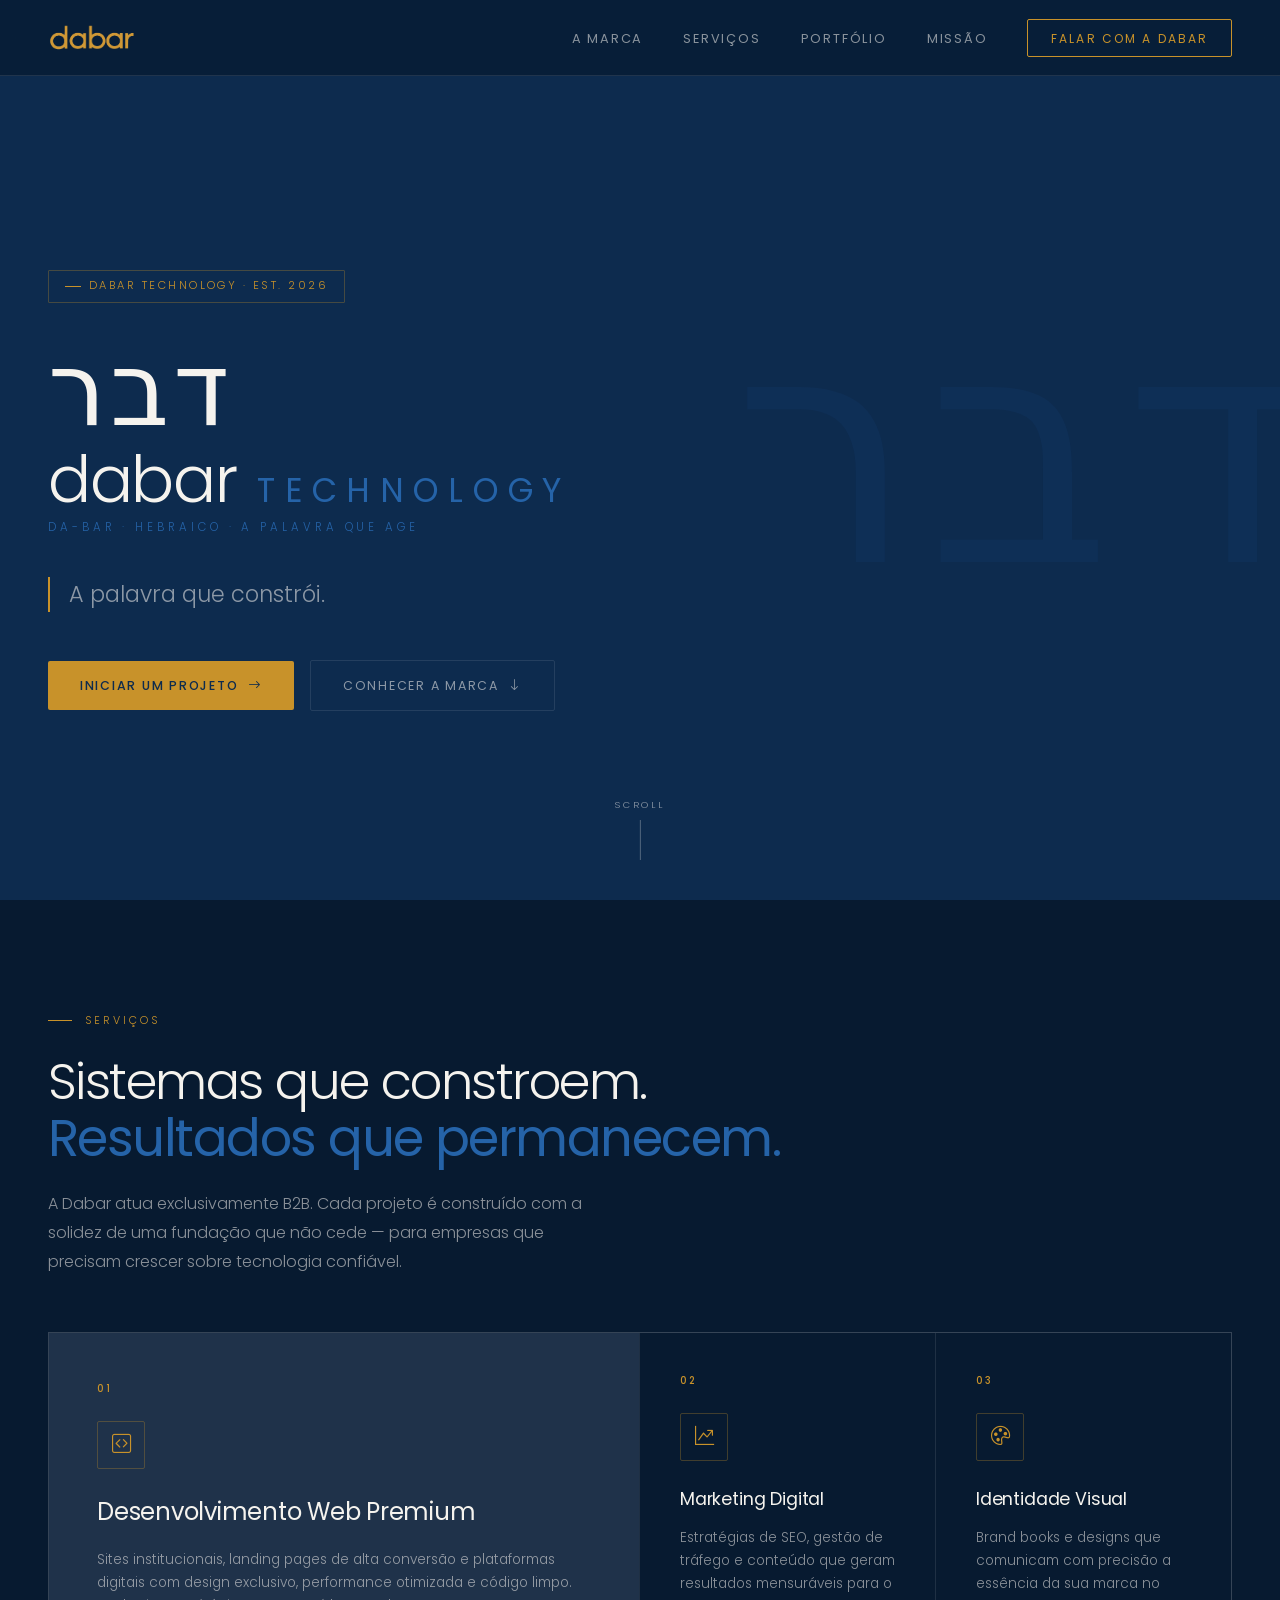
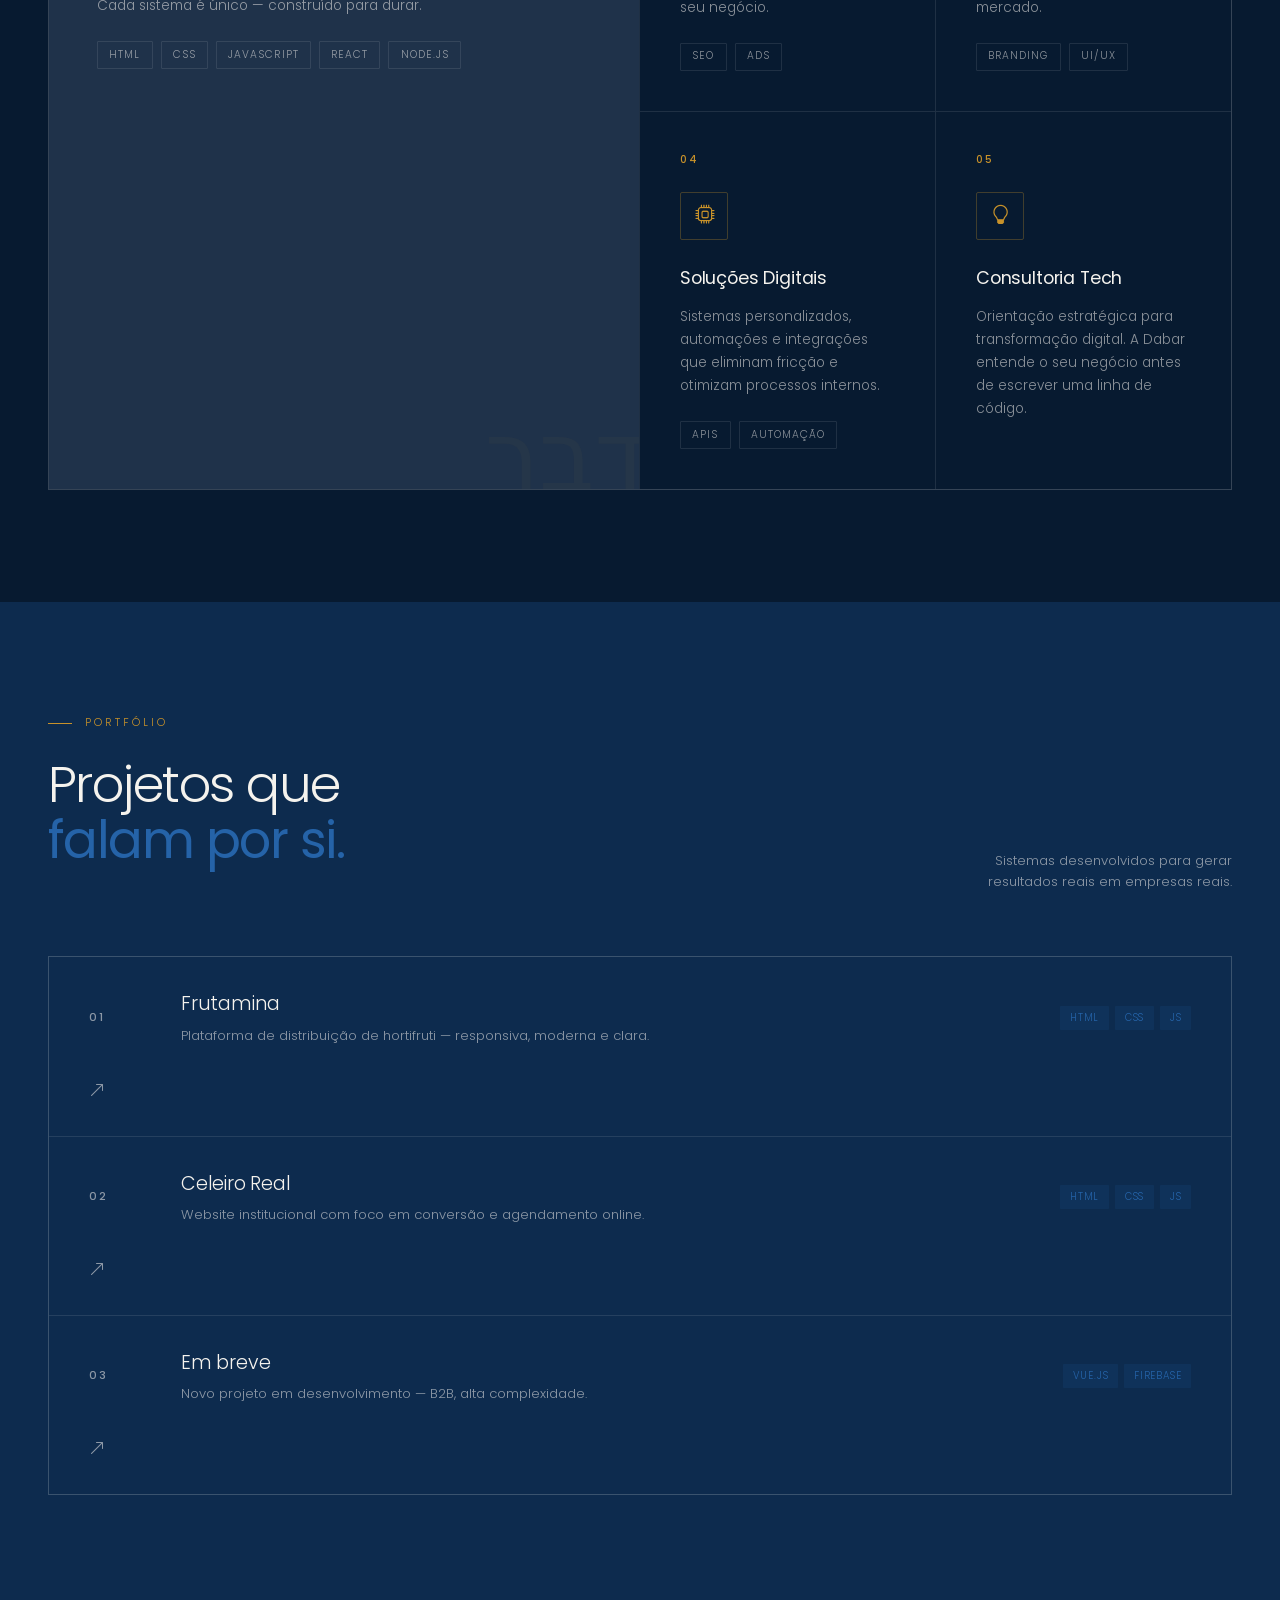
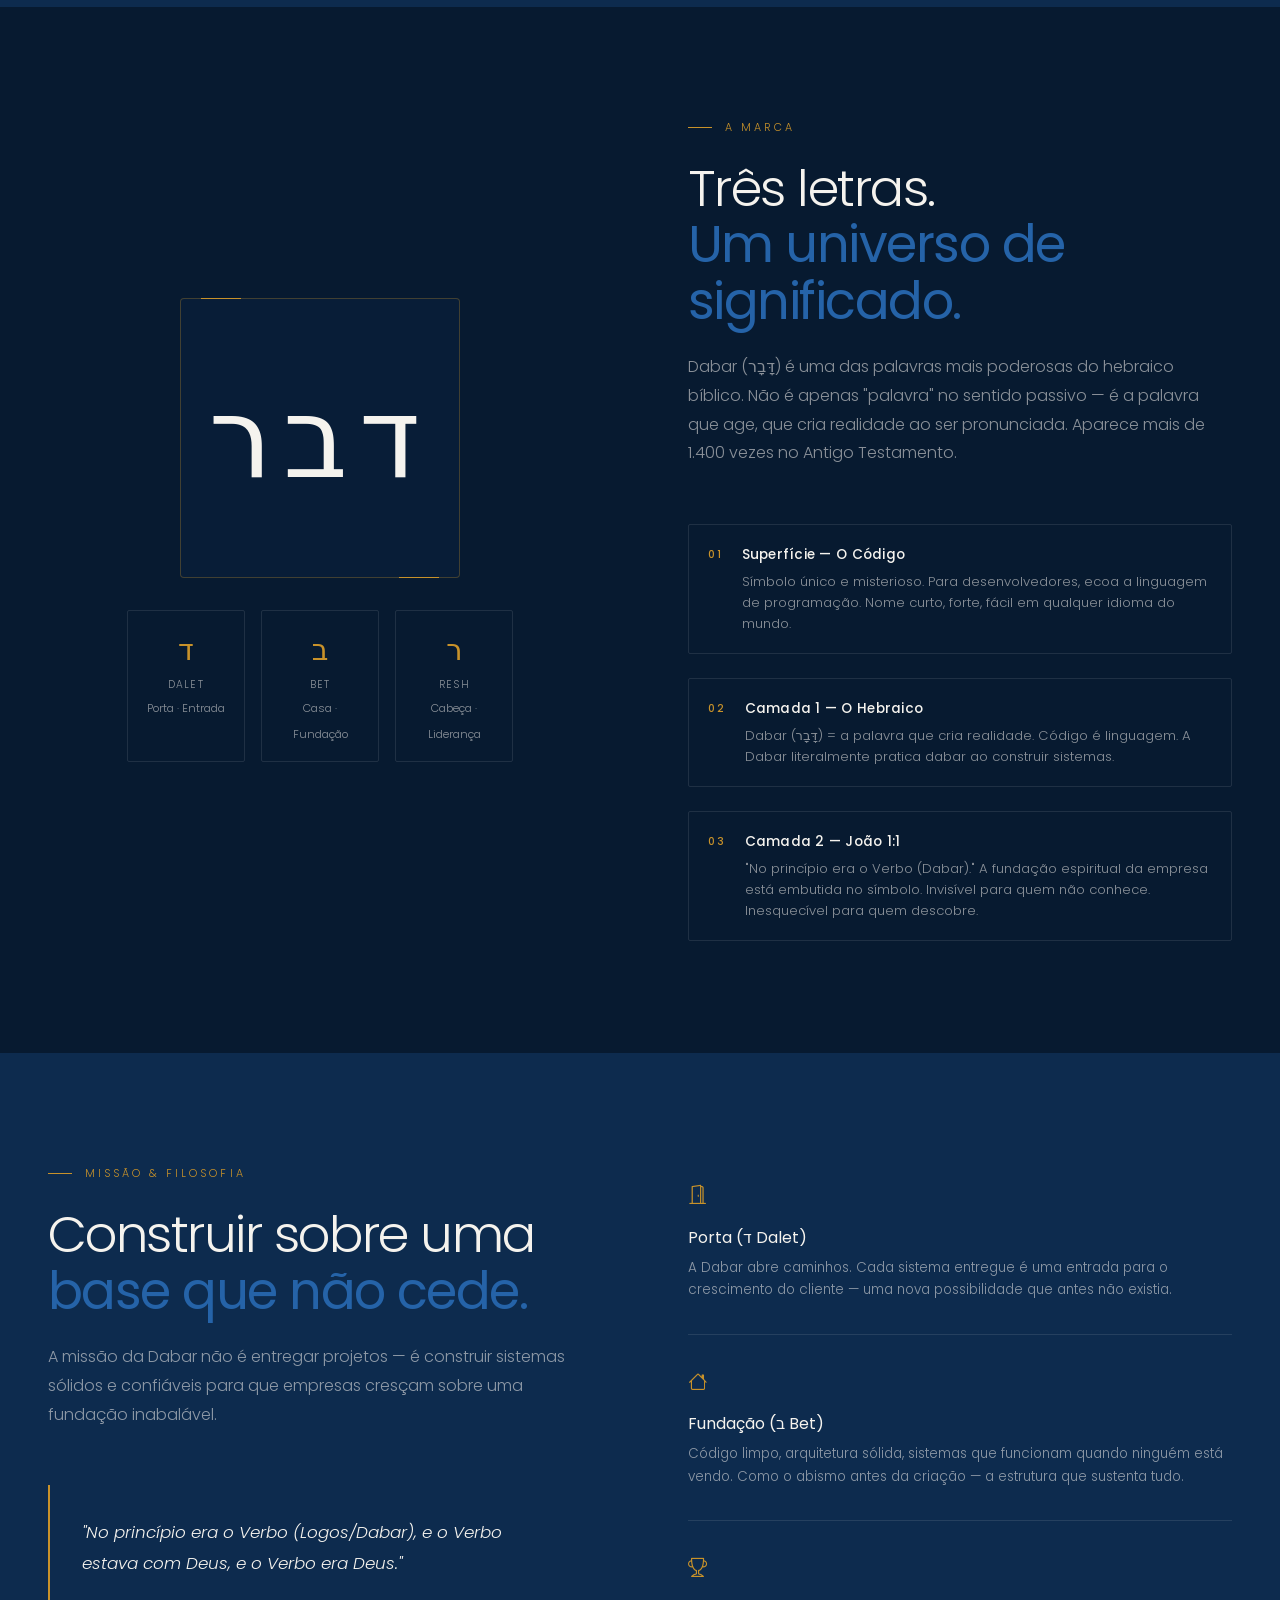
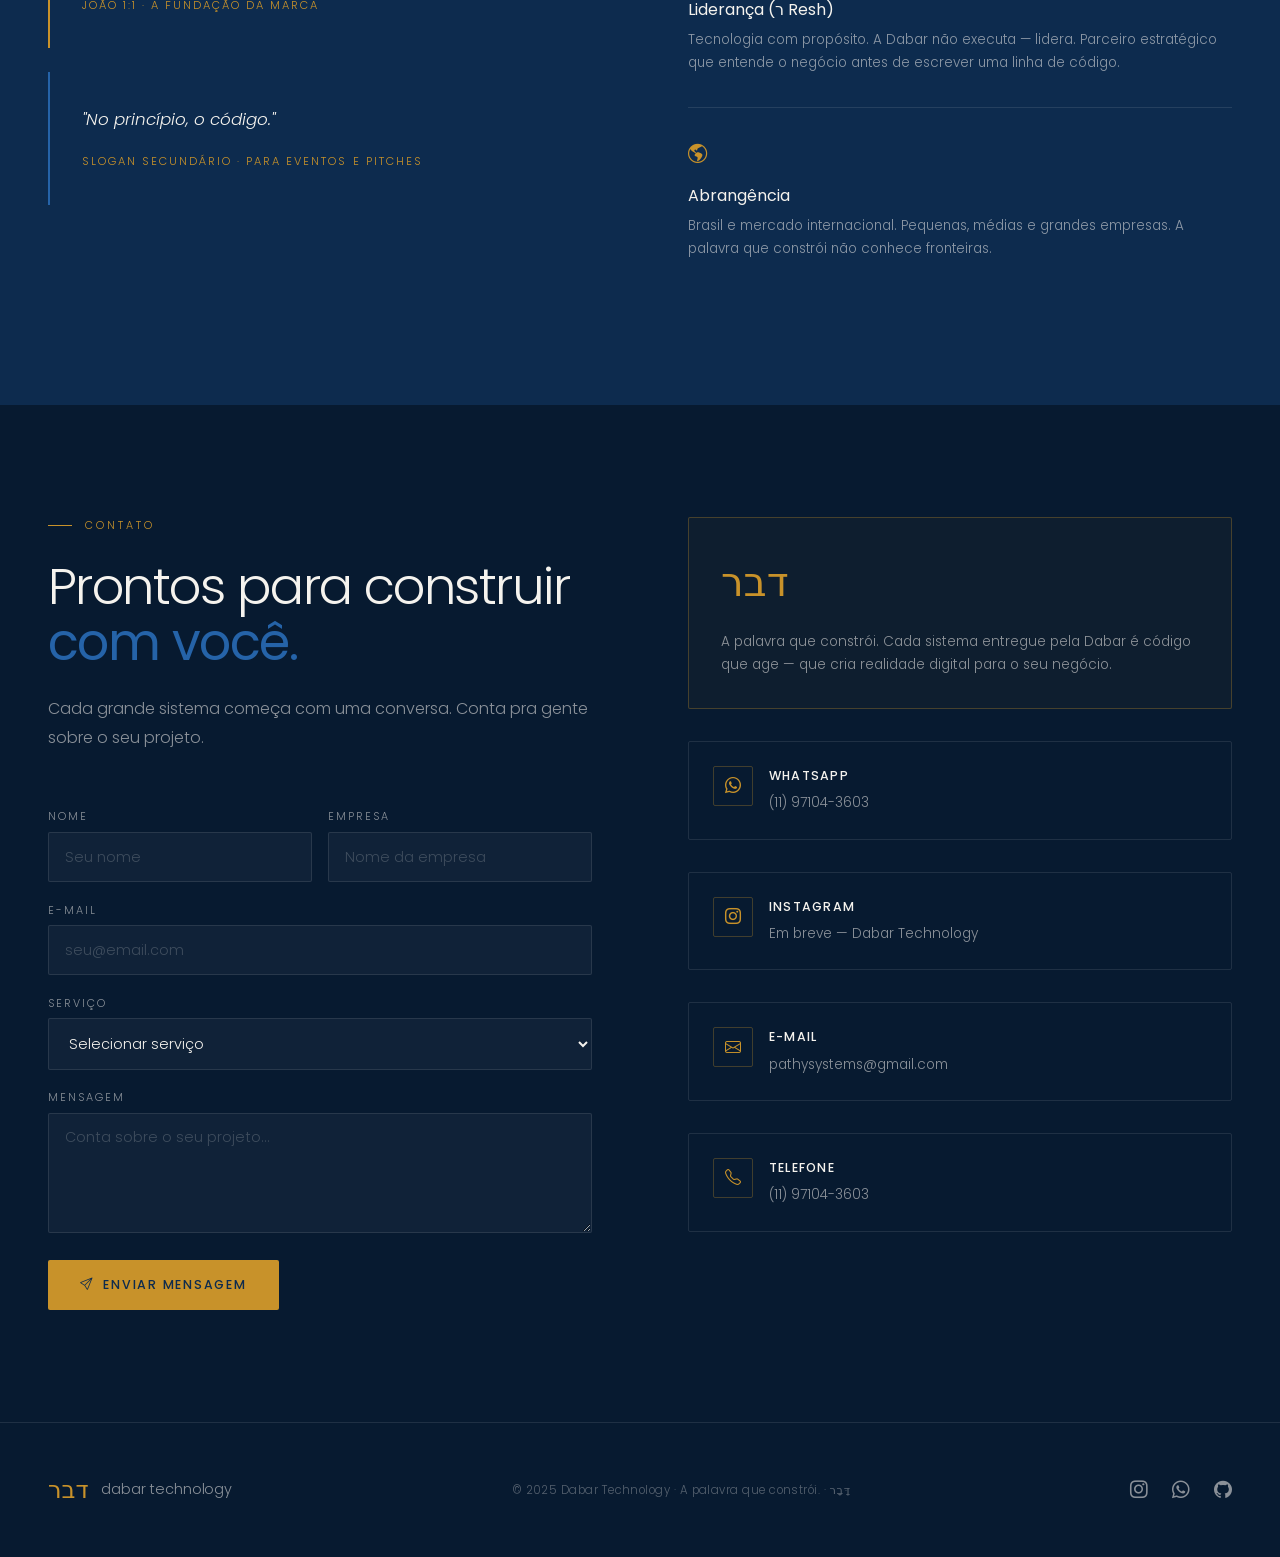
<file: index.html>
<!DOCTYPE html>
<html lang="pt-br">

<head>
  <meta charset="UTF-8">
  <meta name="viewport" content="width=device-width, initial-scale=1.0">
  <meta name="author" content="Dabar Technology — Pedro Santos">
  <title>Dabar Technology | A palavra que constrói.</title>
  <meta name="description"
    content="Dabar Technology — Sistemas sólidos, confiáveis e com propósito. Para empresas que constroem sobre uma base que não cede.">
  <meta name="keywords" content="desenvolvimento web, sistemas, tecnologia, B2B, São Paulo">

  <link rel="preconnect" href="https://fonts.googleapis.com">
  <link rel="preconnect" href="https://fonts.gstatic.com" crossorigin>
  <link
    href="https://fonts.googleapis.com/css2?family=Poppins:wght@300;400;500;600;700&display=swap"
    rel="stylesheet">
  <link rel="stylesheet" href="https://cdn.jsdelivr.net/npm/bootstrap-icons@1.13.1/font/bootstrap-icons.min.css">

  <link rel="stylesheet" href="assets/css/common.css">
  <link rel="stylesheet" href="assets/css/home.css">
  <link rel="icon" href="favicon.png" type="image/x-icon">
</head>

<body>
  <!-- CURSOR -->
  <div class="cursor-dot" id="cursorDot"></div>
  <div class="cursor-ring" id="cursorRing"></div>

  <!-- MOBILE OVERLAY -->
  <div class="mobile-overlay" id="mobileOverlay">
    <div class="mobile-symbol">דבר</div>
    <button class="mobile-close" id="mobileClose"><i class="bi bi-x"></i></button>
    <a href="#home" onclick="closeMobile()">Home</a>
    <a href="#sobre" onclick="closeMobile()">A Marca</a>
    <a href="#servicos" onclick="closeMobile()">Serviços</a>
    <a href="#portfolio" onclick="closeMobile()">Portfólio</a>
    <a href="#missao" onclick="closeMobile()">Missão</a>
    <a href="#contato" onclick="closeMobile()">Contato</a>
  </div>

  <!-- HEADER -->
  <header id="header">
    <a href="#home" class="logo">
      <img src="assets/img/simlificado/dabar_logo_final_gold.png" alt="Dabar Technology" class="logo-image">
    </a>

    <nav>
      <ul>
        <li><a href="#sobre">A Marca</a></li>
        <li><a href="#servicos">Serviços</a></li>
        <li><a href="#portfolio">Portfólio</a></li>
        <li><a href="#missao">Missão</a></li>
        <li><a href="#contato" class="nav-cta">Falar com a Dabar</a></li>
      </ul>
    </nav>

    <button class="menu-mobile-btn" id="menuBtn">
      <i class="bi bi-list"></i>
    </button>
  </header>

  <!-- HERO -->
  <section id="home">
    <div class="hero-bg">
      <div class="hero-grid"></div>
      <div class="hero-watermark">דבר</div>
    </div>

    <div class="hero-content">
      <div class="hero-tag">Dabar Technology · Est. 2026</div>
      <span class="hero-hebrew">דבר</span>
      <div class="hero-name">dabar <em>technology</em></div>
      <div class="hero-tech">DA-BAR · Hebraico · A palavra que age</div>
      <p class="hero-slogan">A palavra que constrói.</p>
      <div class="hero-actions">
        <a href="#contato" class="btn-primary">
          Iniciar um projeto <i class="bi bi-arrow-right"></i>
        </a>
        <a href="#sobre" class="btn-ghost">
          Conhecer a marca <i class="bi bi-arrow-down"></i>
        </a>
      </div>
    </div>

    <a href="#sobre" class="hero-scroll">
      <span>scroll</span>
      <div class="scroll-line"></div>
    </a>
  </section>

  <!-- SERVIÇOS -->
  <section id="servicos">
    <div class="services-container">
      <div class="section-label reveal">Serviços</div>
      <h2 class="section-title reveal reveal-delay-1">
        Sistemas que constroem.<br><strong>Resultados que permanecem.</strong>
      </h2>
      <p class="section-desc reveal reveal-delay-2">
        A Dabar atua exclusivamente B2B. Cada projeto é construído com a solidez de uma fundação que não cede — para
        empresas que precisam crescer sobre tecnologia confiável.
      </p>

      <div class="services-grid reveal">
        <!-- Featured -->
        <div class="service-card featured">
          <div class="service-num">01</div>
          <div class="service-icon"><i class="bi bi-code-square"></i></div>
          <h3>Desenvolvimento Web Premium</h3>
          <p>Sites institucionais, landing pages de alta conversão e plataformas digitais com design exclusivo,
            performance otimizada e código limpo. Cada sistema é único — construído para durar.</p>
          <div class="service-tags">
            <span class="service-tag">HTML</span>
            <span class="service-tag">CSS</span>
            <span class="service-tag">JavaScript</span>
            <span class="service-tag">React</span>
            <span class="service-tag">Node.js</span>
          </div>
          <div class="service-card-bg">דבר</div>
        </div>

        <!-- Marketing -->
        <div class="service-card">
          <div class="service-num">02</div>
          <div class="service-icon"><i class="bi bi-graph-up-arrow"></i></div>
          <h3>Marketing Digital</h3>
          <p>Estratégias de SEO, gestão de tráfego e conteúdo que geram resultados mensuráveis para o seu negócio.</p>
          <div class="service-tags">
            <span class="service-tag">SEO</span>
            <span class="service-tag">Ads</span>
          </div>
        </div>

        <!-- Branding -->
        <div class="service-card">
          <div class="service-num">03</div>
          <div class="service-icon"><i class="bi bi-palette"></i></div>
          <h3>Identidade Visual</h3>
          <p>Brand books e designs que comunicam com precisão a essência da sua marca no mercado.</p>
          <div class="service-tags">
            <span class="service-tag">Branding</span>
            <span class="service-tag">UI/UX</span>
          </div>
        </div>

        <!-- Sistemas -->
        <div class="service-card">
          <div class="service-num">04</div>
          <div class="service-icon"><i class="bi bi-cpu"></i></div>
          <h3>Soluções Digitais</h3>
          <p>Sistemas personalizados, automações e integrações que eliminam fricção e otimizam processos internos.</p>
          <div class="service-tags">
            <span class="service-tag">APIs</span>
            <span class="service-tag">Automação</span>
          </div>
        </div>

        <!-- Consultoria -->
        <div class="service-card">
          <div class="service-num">05</div>
          <div class="service-icon"><i class="bi bi-lightbulb"></i></div>
          <h3>Consultoria Tech</h3>
          <p>Orientação estratégica para transformação digital. A Dabar entende o seu negócio antes de escrever uma
            linha de código.</p>
        </div>
      </div>
    </div>
  </section>

  <!-- PORTFÓLIO -->
  <section id="portfolio">
    <div class="portfolio-container">
      <div class="portfolio-header">
        <div>
          <div class="section-label reveal">Portfólio</div>
          <h2 class="section-title reveal reveal-delay-1">
            Projetos que<br><strong>falam por si.</strong>
          </h2>
        </div>
        <p class="reveal reveal-delay-2"
          style="font-size:0.82rem;color:var(--text-muted);max-width:280px;text-align:right;">
          Sistemas desenvolvidos para gerar resultados reais em empresas reais.
        </p>
      </div>

      <div class="projects-list">
        <a href="https://frutamina.com.br" target="_blank" class="project-row reveal">
          <span class="project-num">01</span>
          <div class="project-info">
            <h3>Frutamina</h3>
            <p>Plataforma de distribuição de hortifruti — responsiva, moderna e clara.</p>
          </div>
          <div class="project-stack">
            <span class="stack-tag">HTML</span>
            <span class="stack-tag">CSS</span>
            <span class="stack-tag">JS</span>
          </div>
          <i class="bi bi-arrow-up-right project-arrow"></i>
        </a>

        <a href="https://pathy-systems.github.io/celeiro-real/" class="project-row reveal reveal-delay-1" target="_blank">
          <span class="project-num">02</span>
          <div class="project-info">
            <h3>Celeiro Real</h3>
            <p>Website institucional com foco em conversão e agendamento online.</p>
          </div>
          <div class="project-stack">
            <span class="stack-tag">HTML</span>
            <span class="stack-tag">CSS</span>
            <span class="stack-tag">JS</span>
          </div>
          <i class="bi bi-arrow-up-right project-arrow"></i>
        </a>

        <a href="#" class="project-row reveal reveal-delay-2">
          <span class="project-num">03</span>
          <div class="project-info">
            <h3>Em breve</h3>
            <p>Novo projeto em desenvolvimento — B2B, alta complexidade.</p>
          </div>
          <div class="project-stack">
            <span class="stack-tag">Vue.js</span>
            <span class="stack-tag">Firebase</span>
          </div>
          <i class="bi bi-arrow-up-right project-arrow"></i>
        </a>
      </div>
    </div>
  </section>

  <!-- SOBRE / SÍMBOLO -->
  <section id="sobre">
    <div class="sobre-grid">
      <div class="sobre-visual">
        <div class="symbol-showcase reveal">
          <span class="symbol-main">דבר</span>
        </div>
        <div class="symbol-letters reveal reveal-delay-1">
          <div class="letter-card">
            <span class="letter-heb">ד</span>
            <span class="letter-name">Dalet</span>
            <span class="letter-meaning">Porta · Entrada</span>
          </div>
          <div class="letter-card">
            <span class="letter-heb">ב</span>
            <span class="letter-name">Bet</span>
            <span class="letter-meaning">Casa · Fundação</span>
          </div>
          <div class="letter-card">
            <span class="letter-heb">ר</span>
            <span class="letter-name">Resh</span>
            <span class="letter-meaning">Cabeça · Liderança</span>
          </div>
        </div>
      </div>

      <div class="sobre-content">
        <div class="section-label reveal">A Marca</div>
        <h2 class="section-title reveal reveal-delay-1">
          Três letras.<br><strong>Um universo de significado.</strong>
        </h2>
        <p class="section-desc reveal reveal-delay-2">
          Dabar (דָּבָר) é uma das palavras mais poderosas do hebraico bíblico. Não é apenas "palavra" no sentido
          passivo — é a palavra que age, que cria realidade ao ser pronunciada. Aparece mais de 1.400 vezes no Antigo
          Testamento.
        </p>

        <div class="layers">
          <div class="layer reveal reveal-delay-1">
            <span class="layer-num">01</span>
            <div class="layer-content">
              <h4>Superfície — O Código</h4>
              <p>Símbolo único e misterioso. Para desenvolvedores, ecoa a linguagem de programação. Nome curto, forte,
                fácil em qualquer idioma do mundo.</p>
            </div>
          </div>
          <div class="layer reveal reveal-delay-2">
            <span class="layer-num">02</span>
            <div class="layer-content">
              <h4>Camada 1 — O Hebraico</h4>
              <p>Dabar (דָּבָר) = a palavra que cria realidade. Código é linguagem. A Dabar literalmente pratica dabar
                ao construir sistemas.</p>
            </div>
          </div>
          <div class="layer reveal reveal-delay-3">
            <span class="layer-num">03</span>
            <div class="layer-content">
              <h4>Camada 2 — João 1:1</h4>
              <p>"No princípio era o Verbo (Dabar)." A fundação espiritual da empresa está embutida no símbolo.
                Invisível para quem não conhece. Inesquecível para quem descobre.</p>
            </div>
          </div>
        </div>
      </div>
    </div>
  </section>

  <!-- MISSÃO -->
  <section id="missao">
    <div class="mission-container">
      <div>
        <div class="section-label reveal">Missão & Filosofia</div>
        <h2 class="section-title reveal reveal-delay-1">
          Construir sobre uma<br><strong>base que não cede.</strong>
        </h2>
        <p class="section-desc reveal reveal-delay-2">
          A missão da Dabar não é entregar projetos — é construir sistemas sólidos e confiáveis para que empresas
          cresçam sobre uma fundação inabalável.
        </p>
        <div class="verse-block reveal reveal-delay-3">
          <p class="verse-text">"No princípio era o Verbo (Logos/Dabar), e o Verbo estava com Deus, e o Verbo era Deus."
          </p>
          <span class="verse-ref">João 1:1 · A fundação da marca</span>
        </div>
        <div class="verse-block reveal reveal-delay-4" style="margin-top:1.5rem;border-left-color:var(--safira-light);">
          <p class="verse-text">"No princípio, o código."</p>
          <span class="verse-ref">Slogan secundário · Para eventos e pitches</span>
        </div>
      </div>

      <div class="pilares">
        <div class="pilar reveal">
          <div class="pilar-icon"><i class="bi bi-door-open"></i></div>
          <h4>Porta (ד Dalet)</h4>
          <p>A Dabar abre caminhos. Cada sistema entregue é uma entrada para o crescimento do cliente — uma nova
            possibilidade que antes não existia.</p>
        </div>
        <div class="pilar reveal reveal-delay-1">
          <div class="pilar-icon"><i class="bi bi-house"></i></div>
          <h4>Fundação (ב Bet)</h4>
          <p>Código limpo, arquitetura sólida, sistemas que funcionam quando ninguém está vendo. Como o abismo antes da
            criação — a estrutura que sustenta tudo.</p>
        </div>
        <div class="pilar reveal reveal-delay-2">
          <div class="pilar-icon"><i class="bi bi-trophy"></i></div>
          <h4>Liderança (ר Resh)</h4>
          <p>Tecnologia com propósito. A Dabar não executa — lidera. Parceiro estratégico que entende o negócio antes de
            escrever uma linha de código.</p>
        </div>
        <div class="pilar reveal reveal-delay-3">
          <div class="pilar-icon"><i class="bi bi-globe-americas"></i></div>
          <h4>Abrangência</h4>
          <p>Brasil e mercado internacional. Pequenas, médias e grandes empresas. A palavra que constrói não conhece
            fronteiras.</p>
        </div>
      </div>
    </div>
  </section>

  <!-- CONTATO -->
  <section id="contato">
    <div class="contact-container">
      <div>
        <div class="section-label reveal">Contato</div>
        <h2 class="section-title reveal reveal-delay-1">
          Prontos para construir<br><strong>com você.</strong>
        </h2>
        <p class="section-desc reveal reveal-delay-2">
          Cada grande sistema começa com uma conversa. Conta pra gente sobre o seu projeto.
        </p>

        <form class="contact-form reveal reveal-delay-3" id="contactForm">
          <div class="form-row">
            <div class="form-group">
              <label for="name">Nome</label>
              <input type="text" id="name" name="name" placeholder="Seu nome" required>
            </div>
            <div class="form-group">
              <label for="company">Empresa</label>
              <input type="text" id="company" name="company" placeholder="Nome da empresa">
            </div>
          </div>
          <div class="form-group">
            <label for="email">E-mail</label>
            <input type="email" id="email" name="email" placeholder="seu@email.com" required>
          </div>
          <div class="form-group">
            <label for="service">Serviço</label>
            <select id="service" name="service">
              <option value="">Selecionar serviço</option>
              <option>Desenvolvimento Web</option>
              <option>Marketing Digital</option>
              <option>Identidade Visual</option>
              <option>Soluções Digitais</option>
              <option>Consultoria Tech</option>
            </select>
          </div>
          <div class="form-group">
            <label for="message">Mensagem</label>
            <textarea id="message" name="message" placeholder="Conta sobre o seu projeto..." required></textarea>
          </div>
          <button type="submit" class="btn-submit">
            <i class="bi bi-send"></i> Enviar mensagem
          </button>
        </form>
      </div>

      <div class="contact-info">
        <div class="contact-mission reveal">
          <span class="symbol">דבר</span>
          <p>A palavra que constrói. Cada sistema entregue pela Dabar é código que age — que cria realidade digital para
            o seu negócio.</p>
        </div>

        <a href="https://wa.me/5511971043603" target="_blank" class="contact-item reveal reveal-delay-1">
          <div class="contact-item-icon"><i class="bi bi-whatsapp"></i></div>
          <div>
            <h4>WhatsApp</h4>
            <span>(11) 97104-3603</span>
          </div>
        </a>

        <a href="https://www.instagram.com/pathy_systems/" target="_blank" class="contact-item reveal reveal-delay-2">
          <div class="contact-item-icon"><i class="bi bi-instagram"></i></div>
          <div>
            <h4>Instagram</h4>
            <span>Em breve — Dabar Technology</span>
          </div>
        </a>

        <a href="mailto:pathysystems@gmail.com" class="contact-item reveal reveal-delay-3">
          <div class="contact-item-icon"><i class="bi bi-envelope"></i></div>
          <div>
            <h4>E-mail</h4>
            <span>pathysystems@gmail.com</span>
          </div>
        </a>

        <a href="tel:+5511971043603" class="contact-item reveal reveal-delay-4">
          <div class="contact-item-icon"><i class="bi bi-telephone"></i></div>
          <div>
            <h4>Telefone</h4>
            <span>(11) 97104-3603</span>
          </div>
        </a>
      </div>
    </div>
  </section>

  <!-- FOOTER -->
  <footer>
    <div class="footer-inner">
      <a href="#home" class="footer-brand">
        <span class="symbol">דבר</span>
        <span class="name">dabar technology</span>
      </a>
      <p class="footer-copy">© 2025 Dabar Technology · A palavra que constrói. · דָּבָר</p>
      <div class="footer-links">
        <a href="https://www.instagram.com/pathy_systems/" target="_blank" aria-label="Instagram">
          <i class="bi bi-instagram"></i>
        </a>
        <a href="https://wa.me/5511971043603" target="_blank" aria-label="WhatsApp">
          <i class="bi bi-whatsapp"></i>
        </a>
        <a href="https://github.com/pathy-systems" target="_blank" aria-label="GitHub">
          <i class="bi bi-github"></i>
        </a>
      </div>
    </div>
  </footer>

  <!-- NOTIFICATION -->
  <div class="notify" id="notify">
    <i class="bi bi-check-circle"></i>
    Mensagem enviada. A Dabar entrará em contato em breve.
  </div>


  <script src="assets/js/common.js"></script>
  <script src="assets/js/home.js"></script>
</body>

</html>
</file>
<file: assets/css/common.css>
/* ══════════════════════════════════════
   COMMON STYLES — DABAR TECHNOLOGY
   Shared across pages
   ══════════════════════════════════════ */
:root {
  --safira:     #1A4F8A;
  --safira-light: #2563A8;
  --midnight:   #0D2B4E;
  --midnight-deep: #071a30;
  --gold:       #C8922A;
  --gold-light: #D9A843;
  --stone:      #F5F3EE;
  --stone-dark: #E8E4DC;
  --white:      #ffffff;
  --text-main:  #F5F3EE;
  --text-muted: rgba(245,243,238,0.55);
  --border:     rgba(245,243,238,0.1);
  --border-gold: rgba(200,146,42,0.3);

  --font-body: 'Poppins', system-ui, sans-serif;

  --ease: cubic-bezier(0.4,0,0.2,1);
  --ease-spring: cubic-bezier(0.34,1.56,0.64,1);
}

*, *::before, *::after { margin:0; padding:0; box-sizing:border-box; }
html { scroll-behavior: smooth; }

body,
a,
button,
input,
textarea,
select,
label,
.nav-cta,
.menu-mobile-btn,
.mobile-close,
.btn-submit,
.contact-item,
.service-card,
.project-row {
  cursor: none !important;
}

body {
  background: var(--midnight);
  color: var(--text-main);
  font-family: var(--font-body);
  font-weight: 300;
  line-height: 1.6;
  overflow-x: hidden;
  cursor: none;
}

/* ── CUSTOM CURSOR ── */
.cursor-dot {
  width: 14px; height: 14px;
  background: #ffffff;
  border: 1px solid #ffffff;
  border-radius: 50%;
  position: fixed;
  top: 0; left: 0;
  pointer-events: none;
  z-index: 9999;
  transform: translate(-50%,-50%);
  will-change: transform;
  mix-blend-mode: difference;
  transition: width 0.15s ease, height 0.15s ease, transform 0.15s ease;
  opacity: 0;
}
.cursor-dot.active {
  opacity: 1;
}
.cursor-ring {
  width: 44px; height: 44px;
  border: 1.5px solid #ffffff;
  border-radius: 50%;
  position: fixed;
  top: 0; left: 0;
  pointer-events: none;
  z-index: 9998;
  transform: translate(-50%,-50%);
  will-change: transform;
  transition: width 0.3s var(--ease), height 0.3s var(--ease), border-color 0.3s, opacity 0.2s ease;
  mix-blend-mode: difference;
  opacity: 0;
}
.cursor-ring.active {
  opacity: 1;
}
.cursor-ring.hovered {
  width: 72px; height: 72px;
  border-color: #ffffff;
}
.cursor-dot.hovered {
  width: 18px; height: 18px;
}

/* ── SCROLLBAR ── */
::-webkit-scrollbar { width: 4px; }
::-webkit-scrollbar-track { background: var(--midnight-deep); }
::-webkit-scrollbar-thumb { background: var(--safira); border-radius: 2px; }

/* ── HEADER ── */
header {
  position: fixed;
  top: 0; left: 0; right: 0;
  z-index: 100;
  padding: 1.4rem 3rem;
  display: flex;
  align-items: center;
  justify-content: space-between;
  background: rgba(7,26,48,0.7);
  backdrop-filter: blur(20px);
  border-bottom: 1px solid var(--border);
  transition: background 0.4s var(--ease), padding 0.4s var(--ease);
}
header.scrolled {
  padding: 1rem 3rem;
  background: rgba(7,26,48,0.95);
}

.logo {
  display: flex;
  align-items: center;
  gap: 1rem;
  text-decoration: none;
}
.logo-image {
  display: block;
  max-height: 30px;
  width: auto;
}
.logo-symbol {
  font-family: var(--font-body);
  font-size: 1.8rem;
  font-weight: 300;
  color: var(--gold);
  line-height: 1;
  letter-spacing: 0.02em;
}
.logo-text {
  display: flex;
  flex-direction: column;
  gap: 0;
}
.logo-name {
  font-family: var(--font-body);
  font-size: 1.25rem;
  font-weight: 300;
  color: var(--stone);
  letter-spacing: -0.02em;
  line-height: 1.1;
}
.logo-sub {
  font-size: 0.6rem;
  font-weight: 500;
  letter-spacing: 0.28em;
  color: var(--safira-light);
  text-transform: uppercase;
}

nav ul {
  list-style: none;
  display: flex;
  gap: 2.5rem;
  align-items: center;
}
nav a {
  text-decoration: none;
  font-size: 0.8rem;
  font-weight: 400;
  letter-spacing: 0.14em;
  text-transform: uppercase;
  color: var(--text-muted);
  transition: color 0.3s;
  position: relative;
}
nav a::after {
  content: '';
  position: absolute;
  bottom: -4px; left: 0;
  width: 0; height: 1px;
  background: var(--gold);
  transition: width 0.3s var(--ease);
}
nav a:hover { color: var(--text-main); }
nav a:hover::after { width: 100%; }

.nav-cta {
  padding: 0.6rem 1.4rem;
  border: 1px solid var(--gold);
  border-radius: 2px;
  color: var(--gold) !important;
  font-size: 0.75rem !important;
  letter-spacing: 0.18em;
  transition: background 0.3s, color 0.3s !important;
}
.nav-cta:hover {
  background: var(--gold);
  color: var(--midnight) !important;
}
.nav-cta::after { display: none; }

.menu-mobile-btn {
  display: none;
  background: none;
  border: none;
  color: var(--text-main);
  font-size: 1.5rem;
}

.btn-primary {
  display: inline-flex;
  align-items: center;
  gap: 0.6rem;
  padding: 0.9rem 2rem;
  background: var(--gold);
  color: var(--midnight);
  text-decoration: none;
  font-size: 0.78rem;
  font-weight: 500;
  letter-spacing: 0.14em;
  text-transform: uppercase;
  border-radius: 2px;
  transition: background 0.3s, transform 0.2s var(--ease-spring), box-shadow 0.3s;
}
.btn-primary:hover {
  background: var(--gold-light);
  transform: translateY(-2px);
  box-shadow: 0 12px 30px rgba(200,146,42,0.3);
}

.btn-ghost {
  display: inline-flex;
  align-items: center;
  gap: 0.6rem;
  padding: 0.9rem 2rem;
  border: 1px solid var(--border);
  color: var(--text-muted);
  text-decoration: none;
  font-size: 0.78rem;
  font-weight: 400;
  letter-spacing: 0.14em;
  text-transform: uppercase;
  border-radius: 2px;
  transition: border-color 0.3s, color 0.3s;
}
.btn-ghost:hover {
  border-color: var(--stone);
  color: var(--stone);
}

.section-label {
  display: flex;
  align-items: center;
  gap: 0.8rem;
  font-size: 0.68rem;
  letter-spacing: 0.28em;
  text-transform: uppercase;
  color: var(--gold);
  margin-bottom: 1.5rem;
}
.section-label::before {
  content: '';
  width: 24px; height: 1px;
  background: var(--gold);
  flex-shrink: 0;
}

.section-title {
  font-size: clamp(2rem, 4vw, 3.2rem);
  font-weight: 300;
  letter-spacing: -0.03em;
  color: var(--stone);
  line-height: 1.1;
  margin-bottom: 1.5rem;
}
.section-title strong {
  font-weight: 400;
  color: var(--safira-light);
}

.section-desc {
  font-size: 1rem;
  color: var(--text-muted);
  max-width: 540px;
  line-height: 1.8;
  margin-bottom: 3.5rem;
}

/* ── REVEAL ANIMATION ── */
.reveal {
  opacity: 0;
  transform: translateY(30px);
  transition: opacity 0.7s var(--ease), transform 0.7s var(--ease);
}
.reveal.visible {
  opacity: 1;
  transform: translateY(0);
}
.reveal-delay-1 { transition-delay: 0.1s; }
.reveal-delay-2 { transition-delay: 0.2s; }
.reveal-delay-3 { transition-delay: 0.3s; }
.reveal-delay-4 { transition-delay: 0.4s; }

.contact-form {
  display: flex;
  flex-direction: column;
  gap: 1.2rem;
}

.form-group {
  display: flex;
  flex-direction: column;
  gap: 0.4rem;
}
.form-group label {
  font-size: 0.68rem;
  letter-spacing: 0.18em;
  text-transform: uppercase;
  color: var(--text-muted);
}
.form-group input,
.form-group textarea,
.form-group select {
  background: rgba(245,243,238,0.04);
  border: 1px solid var(--border);
  color: var(--stone);
  padding: 0.85rem 1rem;
  font-family: var(--font-body);
  font-size: 0.9rem;
  font-weight: 300;
  border-radius: 2px;
  transition: border-color 0.3s, background 0.3s;
  outline: none;
  width: 100%;
}
.form-group input::placeholder,
.form-group textarea::placeholder {
  color: rgba(245,243,238,0.2);
}
.form-group input:focus,
.form-group textarea:focus,
.form-group select:focus {
  border-color: var(--safira-light);
  background: rgba(245,243,238,0.06);
}
.form-group select option { background: var(--midnight-deep); }
.form-group textarea { min-height: 120px; resize: vertical; }

.form-row { display: grid; grid-template-columns: 1fr 1fr; gap: 1rem; }

.btn-submit {
  display: inline-flex;
  align-items: center;
  gap: 0.6rem;
  padding: 1rem 2rem;
  background: var(--gold);
  color: var(--midnight);
  border: none;
  font-family: var(--font-body);
  font-size: 0.78rem;
  font-weight: 500;
  letter-spacing: 0.14em;
  text-transform: uppercase;
  border-radius: 2px;
  transition: background 0.3s, transform 0.2s var(--ease-spring);
  margin-top: 0.5rem;
  align-self: flex-start;
}
.btn-submit:hover {
  background: var(--gold-light);
  transform: translateY(-2px);
}

.contact-info {
  display: flex;
  flex-direction: column;
  gap: 2rem;
}

.contact-item {
  display: flex;
  gap: 1rem;
  align-items: flex-start;
  padding: 1.5rem;
  border: 1px solid var(--border);
  border-radius: 2px;
  text-decoration: none;
  color: inherit;
  transition: border-color 0.3s, background 0.3s;
}
.contact-item:hover {
  border-color: var(--border-gold);
  background: rgba(200,146,42,0.04);
}
.contact-item-icon {
  width: 40px; height: 40px;
  border: 1px solid var(--border-gold);
  display: flex;
  align-items: center;
  justify-content: center;
  font-size: 1rem;
  color: var(--gold);
  flex-shrink: 0;
  border-radius: 2px;
}
.contact-item h4 {
  font-size: 0.78rem;
  font-weight: 500;
  letter-spacing: 0.1em;
  text-transform: uppercase;
  color: var(--stone);
  margin-bottom: 0.2rem;
}
.contact-item span {
  font-size: 0.85rem;
  color: var(--text-muted);
}

footer {
  background: var(--midnight-deep);
  border-top: 1px solid var(--border);
  padding: 3rem;
}

.footer-inner {
  max-width: 1200px;
  margin: 0 auto;
  display: flex;
  align-items: center;
  justify-content: space-between;
  gap: 2rem;
  flex-wrap: wrap;
}

.footer-brand {
  display: flex;
  align-items: center;
  gap: 0.8rem;
  text-decoration: none;
}
.footer-brand .symbol {
  font-family: var(--font-body);
  font-size: 1.5rem;
  color: var(--gold);
}
.footer-brand .name {
  font-size: 0.9rem;
  font-weight: 300;
  color: var(--text-muted);
  letter-spacing: -0.01em;
}

.footer-copy {
  font-size: 0.72rem;
  color: var(--text-muted);
  opacity: 0.6;
  letter-spacing: 0.04em;
}

.footer-links {
  display: flex;
  gap: 1.5rem;
}
.footer-links a {
  font-size: 1.1rem;
  color: var(--text-muted);
  text-decoration: none;
  transition: color 0.3s;
}
.footer-links a:hover { color: var(--gold); }

.mobile-overlay {
  display: none;
  position: fixed;
  inset: 0;
  background: rgba(7,26,48,0.98);
  z-index: 200;
  flex-direction: column;
  justify-content: center;
  align-items: center;
  gap: 2rem;
}
.mobile-overlay.open { display: flex; }
.mobile-overlay a {
  font-size: 1.5rem;
  font-weight: 300;
  color: var(--text-muted);
  text-decoration: none;
  letter-spacing: -0.02em;
  transition: color 0.3s;
}
.mobile-overlay a:hover { color: var(--gold); }
.mobile-close {
  position: absolute;
  top: 2rem; right: 2rem;
  background: none; border: none;
  color: var(--text-muted);
  font-size: 1.5rem;
}
.mobile-symbol {
  font-family: var(--font-body);
  font-size: 4rem;
  color: rgba(200,146,42,0.2);
  margin-bottom: 1rem;
}

@media (max-width: 900px) {
  header { padding: 1.2rem 1.5rem; }
  header nav { display: none; }
  .menu-mobile-btn { display: block; }
}

/* ── NOTIFICATION ── */
.notify {
  position: fixed;
  bottom: 2rem; right: 2rem;
  background: var(--safira);
  color: var(--stone);
  padding: 1rem 1.5rem;
  border-radius: 2px;
  font-size: 0.82rem;
  display: flex;
  align-items: center;
  gap: 0.6rem;
  transform: translateY(100px);
  opacity: 0;
  transition: all 0.4s var(--ease);
  z-index: 500;
  border-left: 3px solid var(--gold);
}
.notify.show { transform: translateY(0); opacity: 1; }
</file>
<file: assets/css/home.css>
/* ── HERO ── */
    #home {
      min-height: 100vh;
      display: flex;
      flex-direction: column;
      justify-content: center;
      align-items: flex-start;
      padding: 10rem 3rem 5rem 3rem;
      position: relative;
      overflow: hidden;
    }

    .hero-bg {
      position: absolute;
      inset: 0;
      pointer-events: none;
      background: var(--midnight);
    }
    .hero-bg::before {
      display: none;
    }

    .hero-grid {
      display: none;
    }

    /* Big Hebrew watermark */
    .hero-watermark {
      position: absolute;
      right: -2rem;
      top: 50%;
      transform: translateY(-50%);
      font-family: var(--font-body);
      font-size: clamp(12rem, 25vw, 22rem);
      font-weight: 300;
      color: rgba(26,79,138,0.12);
      line-height: 1;
      pointer-events: none;
      user-select: none;
      letter-spacing: 0.04em;
    }

    .hero-content {
      position: relative;
      z-index: 2;
      max-width: 750px;
    }

    .hero-tag {
      display: inline-flex;
      align-items: center;
      gap: 0.5rem;
      font-size: 0.7rem;
      letter-spacing: 0.22em;
      text-transform: uppercase;
      color: var(--gold);
      border: 1px solid var(--border-gold);
      padding: 0.4rem 1rem;
      border-radius: 1px;
      margin-bottom: 2.5rem;
      opacity: 0;
      animation: fadeUp 0.8s var(--ease) 0.2s forwards;
    }
    .hero-tag::before {
      content: '';
      width: 16px; height: 1px;
      background: var(--gold);
    }

    .hero-hebrew {
      font-family: var(--font-body);
      font-size: clamp(3.5rem, 8vw, 7rem);
      font-weight: 300;
      color: var(--stone);
      line-height: 0.9;
      letter-spacing: 0.04em;
      margin-bottom: 0.8rem;
      opacity: 0;
      animation: fadeUp 0.9s var(--ease) 0.35s forwards;
      display: block;
    }

    .hero-name {
      font-family: var(--font-body);
      font-size: clamp(2rem, 5vw, 4.2rem);
      font-weight: 300;
      letter-spacing: -0.02em;
      color: var(--stone);
      line-height: 1;
      margin-bottom: 0.4rem;
      opacity: 0;
      animation: fadeUp 0.9s var(--ease) 0.5s forwards;
      text-transform: lowercase;
      text-rendering: optimizeLegibility;
    }
    .hero-name em {
      font-style: normal;
      color: var(--safira-light);
      text-transform: uppercase;
      letter-spacing: 0.28em;
      font-weight: 400;
      font-size: 0.52em;
      display: inline-block;
      margin-left: 0.25rem;
    }

    .hero-tech {
      font-size: 0.72rem;
      letter-spacing: 0.34em;
      text-transform: uppercase;
      color: var(--safira-light);
      margin-bottom: 2.5rem;
      opacity: 0;
      animation: fadeUp 0.8s var(--ease) 0.65s forwards;
    }

    .hero-slogan {
      font-size: clamp(1rem, 2.2vw, 1.4rem);
      color: var(--text-muted);
      font-weight: 300;
      margin-bottom: 3rem;
      max-width: 480px;
      opacity: 0;
      animation: fadeUp 0.8s var(--ease) 0.8s forwards;
      border-left: 2px solid var(--gold);
      padding-left: 1.2rem;
    }

    .hero-actions {
      display: flex;
      gap: 1rem;
      align-items: center;
      flex-wrap: wrap;
      opacity: 0;
      animation: fadeUp 0.8s var(--ease) 0.95s forwards;
    }


    .hero-scroll {
      position: absolute;
      bottom: 2.5rem;
      left: 50%;
      transform: translateX(-50%);
      display: flex;
      flex-direction: column;
      align-items: center;
      gap: 0.5rem;
      opacity: 0;
      animation: fadeIn 1s var(--ease) 1.5s forwards;
      text-decoration: none;
    }
    .hero-scroll span {
      font-size: 0.6rem;
      letter-spacing: 0.3em;
      text-transform: uppercase;
      color: var(--text-muted);
    }
    .scroll-line {
      width: 1px;
      height: 40px;
      background: var(--text-muted);
      opacity: 0.55;
      animation: scrollPulse 2s ease infinite;
    }
    @keyframes scrollPulse {
      0%, 100% { opacity: 0.4; transform: scaleY(1); }
      50% { opacity: 1; transform: scaleY(1.1); }
    }

    @keyframes fadeUp {
      from { opacity: 0; transform: translateY(24px); }
      to   { opacity: 1; transform: translateY(0); }
    }
    @keyframes fadeIn {
      from { opacity: 0; }
      to   { opacity: 1; }
    }

    /* ── SECTIONS GENERAL ── */
    section {
      padding: 7rem 3rem;
      position: relative;
    }


    /* ── ABOUT / SYMBOL SECTION ── */
    #sobre {
      background: var(--midnight-deep);
      overflow: hidden;
    }

    .sobre-grid {
      display: grid;
      grid-template-columns: 1fr 1fr;
      gap: 6rem;
      align-items: center;
      max-width: 1200px;
      margin: 0 auto;
    }

    .sobre-visual {
      display: flex;
      flex-direction: column;
      align-items: center;
      gap: 2rem;
    }

    .symbol-showcase {
      width: 280px;
      height: 280px;
      border: 1px solid var(--border-gold);
      border-radius: 4px;
      display: flex;
      align-items: center;
      justify-content: center;
      position: relative;
      background: rgba(26,79,138,0.08);
    }
    .symbol-showcase::before,
    .symbol-showcase::after {
      content: '';
      position: absolute;
      background: var(--gold);
    }
    .symbol-showcase::before {
      top: -1px; left: 20px; width: 40px; height: 1px;
    }
    .symbol-showcase::after {
      bottom: -1px; right: 20px; width: 40px; height: 1px;
    }
    .symbol-main {
      font-family: var(--font-body);
      font-size: 7rem;
      font-weight: 300;
      color: var(--stone);
      letter-spacing: 0.1em;
      line-height: 1;
    }

    .symbol-letters {
      display: flex;
      gap: 1rem;
    }
    .letter-card {
      text-align: center;
      padding: 1rem 0.8rem;
      border: 1px solid var(--border);
      border-radius: 2px;
      flex: 1;
      transition: border-color 0.3s;
    }
    .letter-card:hover { border-color: var(--border-gold); }
    .letter-heb {
      font-family: var(--font-body);
      font-size: 1.8rem;
      color: var(--gold);
      display: block;
      margin-bottom: 0.3rem;
    }
    .letter-name {
      font-size: 0.65rem;
      letter-spacing: 0.12em;
      text-transform: uppercase;
      color: var(--text-muted);
      display: block;
    }
    .letter-meaning {
      font-size: 0.7rem;
      color: var(--text-muted);
      margin-top: 0.2rem;
    }

    .layers {
      display: flex;
      flex-direction: column;
      gap: 1.5rem;
    }
    .layer {
      display: flex;
      gap: 1.2rem;
      padding: 1.2rem;
      border: 1px solid var(--border);
      border-radius: 2px;
      transition: border-color 0.3s, background 0.3s;
    }
    .layer:hover {
      border-color: var(--border-gold);
      background: rgba(200,146,42,0.04);
    }
    .layer-num {
      font-size: 0.65rem;
      letter-spacing: 0.15em;
      color: var(--gold);
      padding-top: 0.15rem;
      flex-shrink: 0;
      font-weight: 500;
    }
    .layer-content h4 {
      font-size: 0.85rem;
      font-weight: 500;
      color: var(--stone);
      margin-bottom: 0.3rem;
      letter-spacing: 0.02em;
    }
    .layer-content p {
      font-size: 0.82rem;
      color: var(--text-muted);
      line-height: 1.6;
    }

    /* ── SERVICES ── */
    #servicos {
      background: var(--midnight-deep);
    }

    .services-container {
      max-width: 1200px;
      margin: 0 auto;
    }

    .services-grid {
      display: grid;
      grid-template-columns: 2fr 1fr 1fr;
      grid-template-rows: auto auto;
      gap: 1px;
      background: var(--border);
      border: 1px solid var(--border);
    }

    .service-card {
      background: var(--midnight-deep);
      padding: 2.5rem;
      position: relative;
      overflow: hidden;
      transition: background 0.4s;
    }
    .service-card:hover {
      background: rgba(26,79,138,0.15);
    }

    .service-card.featured {
      grid-column: 1;
      grid-row: 1 / 3;
      padding: 3rem;
      background: rgba(26,79,138,0.08);
    }
    .service-card.featured:hover {
      background: rgba(26,79,138,0.2);
    }

    .service-num {
      font-size: 0.62rem;
      letter-spacing: 0.2em;
      color: var(--gold);
      text-transform: uppercase;
      margin-bottom: 1.5rem;
      font-weight: 500;
    }

    .service-icon {
      width: 48px;
      height: 48px;
      border: 1px solid var(--border-gold);
      border-radius: 2px;
      display: flex;
      align-items: center;
      justify-content: center;
      font-size: 1.2rem;
      color: var(--gold);
      margin-bottom: 1.5rem;
      transition: background 0.3s;
    }
    .service-card:hover .service-icon {
      background: rgba(200,146,42,0.1);
    }

    .service-card h3 {
      font-size: 1.1rem;
      font-weight: 400;
      color: var(--stone);
      margin-bottom: 0.8rem;
      letter-spacing: -0.01em;
    }
    .service-card.featured h3 {
      font-size: 1.5rem;
      margin-bottom: 1rem;
    }

    .service-card p {
      font-size: 0.85rem;
      color: var(--text-muted);
      line-height: 1.7;
    }

    .service-tags {
      display: flex;
      flex-wrap: wrap;
      gap: 0.5rem;
      margin-top: 1.5rem;
    }
    .service-tag {
      padding: 0.3rem 0.7rem;
      border: 1px solid var(--border);
      font-size: 0.65rem;
      letter-spacing: 0.1em;
      text-transform: uppercase;
      color: var(--text-muted);
      border-radius: 1px;
    }

    .service-card-bg {
      position: absolute;
      bottom: -1rem;
      right: -0.5rem;
      font-family: var(--font-body);
      font-size: 6rem;
      color: rgba(200,146,42,0.04);
      font-weight: 300;
      line-height: 1;
      pointer-events: none;
      user-select: none;
    }

    /* ── PORTFOLIO ── */
    #portfolio {
      background: var(--midnight);
      overflow: hidden;
    }

    .portfolio-container {
      max-width: 1200px;
      margin: 0 auto;
    }

    .portfolio-header {
      display: flex;
      justify-content: space-between;
      align-items: flex-end;
      margin-bottom: 4rem;
    }

    .projects-list {
      display: flex;
      flex-direction: column;
      gap: 1px;
      background: var(--border);
      border: 1px solid var(--border);
    }

    .project-row {
      display: grid;
      grid-template-columns: 60px 1fr auto;
      align-items: center;
      gap: 2rem;
      padding: 2rem 2.5rem;
      background: var(--midnight);
      text-decoration: none;
      color: inherit;
      transition: background 0.3s;
      position: relative;
      overflow: hidden;
    }
    .project-row::before {
      content: '';
      position: absolute;
      left: 0; top: 0; bottom: 0;
      width: 0;
      background: var(--gold);
      transition: width 0.3s var(--ease);
    }
    .project-row:hover { background: rgba(26,79,138,0.12); }
    .project-row:hover::before { width: 2px; }

    .project-num {
      font-size: 0.7rem;
      letter-spacing: 0.15em;
      color: var(--text-muted);
      font-weight: 500;
    }

    .project-info h3 {
      font-size: 1.2rem;
      font-weight: 300;
      color: var(--stone);
      letter-spacing: -0.01em;
      margin-bottom: 0.3rem;
    }
    .project-info p {
      font-size: 0.82rem;
      color: var(--text-muted);
    }

    .project-stack {
      display: flex;
      gap: 0.4rem;
      align-items: center;
    }
    .stack-tag {
      padding: 0.25rem 0.6rem;
      background: rgba(26,79,138,0.2);
      font-size: 0.62rem;
      letter-spacing: 0.08em;
      text-transform: uppercase;
      color: var(--safira-light);
      border-radius: 1px;
    }

    .project-arrow {
      color: var(--text-muted);
      font-size: 1rem;
      transition: transform 0.3s var(--ease), color 0.3s;
    }
    .project-row:hover .project-arrow {
      transform: translate(4px,-4px);
      color: var(--gold);
    }

    /* ── PHILOSOPHY / MISSION ── */
    #missao {
      background: var(--midnight);
    }

    .mission-container {
      max-width: 1200px;
      margin: 0 auto;
      display: grid;
      grid-template-columns: 1fr 1fr;
      gap: 6rem;
      align-items: start;
    }

    .verse-block {
      padding: 2rem;
      border-left: 2px solid var(--gold);
      margin-top: 2rem;
    }
    .verse-text {
      font-size: 1.05rem;
      font-weight: 300;
      color: var(--stone);
      line-height: 1.8;
      margin-bottom: 0.8rem;
      font-style: italic;
    }
    .verse-ref {
      font-size: 0.7rem;
      letter-spacing: 0.18em;
      text-transform: uppercase;
      color: var(--gold);
    }

    .pilares {
      display: flex;
      flex-direction: column;
      gap: 2rem;
      margin-top: 1rem;
    }
    .pilar {
      padding-bottom: 2rem;
      border-bottom: 1px solid var(--border);
    }
    .pilar:last-child { border-bottom: none; }
    .pilar-icon {
      font-size: 1.2rem;
      color: var(--gold);
      margin-bottom: 0.8rem;
    }
    .pilar h4 {
      font-size: 1rem;
      font-weight: 400;
      color: var(--stone);
      margin-bottom: 0.4rem;
    }
    .pilar p {
      font-size: 0.84rem;
      color: var(--text-muted);
      line-height: 1.7;
    }

    /* ── CONTACT ── */
    #contato {
      background: var(--midnight-deep);
      overflow: hidden;
    }

    .contact-container {
      max-width: 1200px;
      margin: 0 auto;
      display: grid;
      grid-template-columns: 1fr 1fr;
      gap: 6rem;
      align-items: start;
    }


    .contact-mission {
      padding: 2rem;
      border: 1px solid var(--border-gold);
      border-radius: 2px;
      background: rgba(200,146,42,0.04);
    }
    .contact-mission .symbol {
      font-family: var(--font-body);
      font-size: 2.5rem;
      color: var(--gold);
      display: block;
      margin-bottom: 1rem;
    }
    .contact-mission p {
      font-size: 0.85rem;
      color: var(--text-muted);
      line-height: 1.7;
    }

    /* ── FOOTER ── */

    /* ── RESPONSIVENESS ── */
    @media (max-width: 900px) {
      #home { padding: 8rem 1.5rem 4rem; }
      .hero-watermark { font-size: 12rem; right: -3rem; opacity: 0.6; }

      section { padding: 5rem 1.5rem; }

      .sobre-grid,
      .mission-container,
      .contact-container { grid-template-columns: 1fr; gap: 3rem; }

      .services-grid {
        grid-template-columns: 1fr;
      }
      .service-card.featured { grid-column: 1; grid-row: auto; }

      .portfolio-header { flex-direction: column; align-items: flex-start; gap: 1rem; }
      .project-row { grid-template-columns: 50px 1fr; }
      .project-stack { display: none; }

      .form-row { grid-template-columns: 1fr; }

      .footer-inner { flex-direction: column; align-items: flex-start; gap: 1.5rem; }

      nav { display: none; }
    }

    @media (max-width: 500px) {
      .hero-hebrew { font-size: 3rem; }
      .hero-name { font-size: 2rem; }
      .symbol-showcase { width: 220px; height: 220px; }
      .symbol-main { font-size: 5rem; }
    }
</file>
